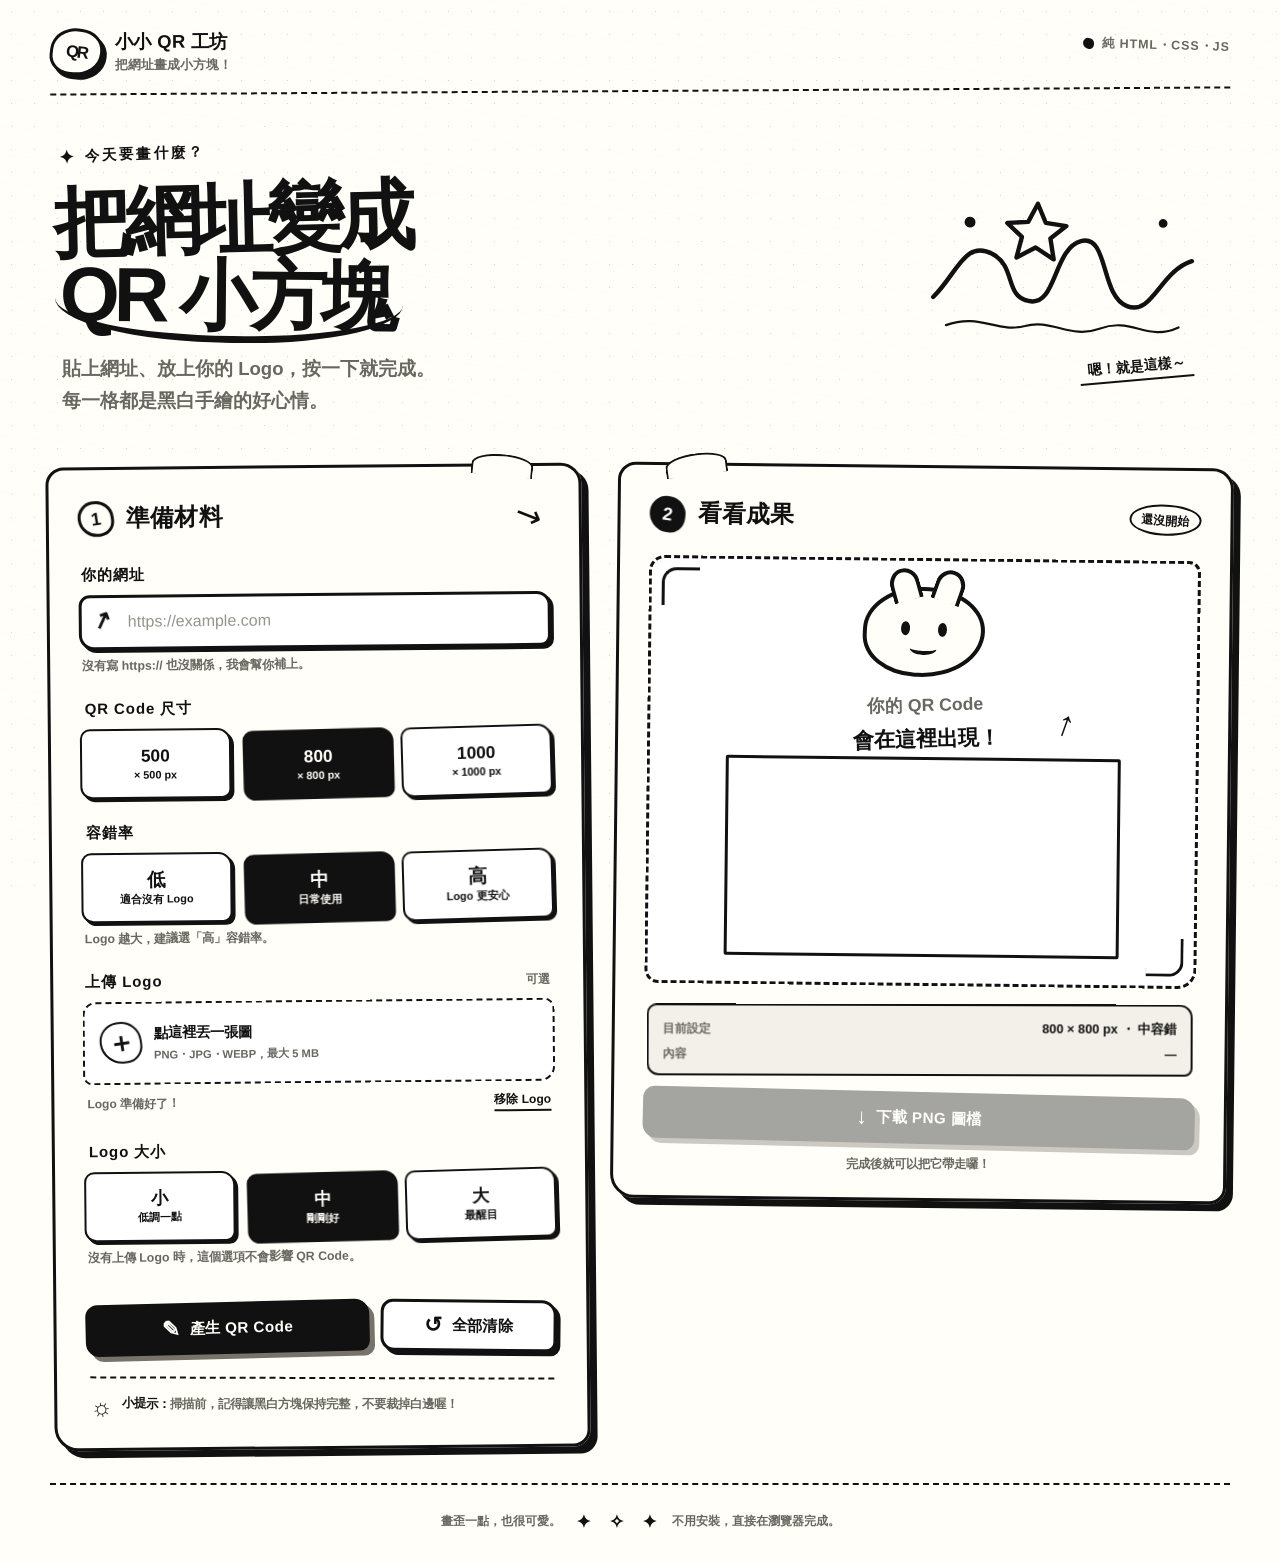
<file: QRCode程式碼/index.html>
<!DOCTYPE html>
<html lang="zh-Hant">
<head>
  <meta charset="UTF-8" />
  <meta name="viewport" content="width=device-width, initial-scale=1.0" />
  <meta name="description" content="一個純前端、黑白手繪風格的 QR Code 產生器。" />
  <title>QR 小工坊｜手繪 QR Code 產生器</title>
  <link rel="stylesheet" href="styles.css" />
</head>
<body>
  <div class="paper-noise" aria-hidden="true"></div>

  <div class="site-shell">
    <header class="topbar">
      <a class="brand" href="#top" aria-label="QR 小工坊首頁">
        <span class="brand-mark" aria-hidden="true">QR</span>
        <span class="brand-copy">
          <strong>小小 QR 工坊</strong>
          <span>把網址畫成小方塊！</span>
        </span>
      </a>
      <div class="top-note">
        <span class="top-note-dot" aria-hidden="true"></span>
        純 HTML・CSS・JS
      </div>
    </header>

    <main id="top">
      <section class="hero" aria-labelledby="page-title">
        <div class="hero-copy">
          <p class="eyebrow"><span aria-hidden="true">✦</span> 今天要畫什麼？</p>
          <h1 id="page-title">把網址變成<br /><span class="wobbly-word">QR 小方塊</span></h1>
          <p class="hero-lede">貼上網址、放上你的 Logo，按一下就完成。<br />每一格都是黑白手繪的好心情。</p>
        </div>
        <div class="hero-doodle" aria-hidden="true">
          <svg viewBox="0 0 260 180" role="presentation">
            <path class="doodle-stroke" d="M13 112 C34 89 39 58 65 70 C87 80 78 108 100 111 C126 116 120 62 145 54 C170 46 165 103 190 111 C214 119 218 78 247 67" />
            <path class="doodle-stroke doodle-stroke-thin" d="M26 137 C57 124 72 142 98 134 C122 126 140 144 166 133 C195 120 210 143 238 128" />
            <path class="doodle-stroke" d="M104 22 L112 39 L131 41 L117 53 L121 72 L104 62 L87 72 L91 53 L77 41 L96 39 Z" />
            <circle class="doodle-dot" cx="43" cy="42" r="5" />
            <circle class="doodle-dot" cx="219" cy="34" r="4" />
          </svg>
          <span class="hero-caption">嗯！就是這樣～</span>
        </div>
      </section>

      <section class="workspace" aria-label="QR Code 製作區">
        <div class="panel controls-panel">
          <div class="panel-heading">
            <div>
              <span class="step-badge">1</span>
              <h2>準備材料</h2>
            </div>
            <span class="heading-scribble" aria-hidden="true">↘</span>
          </div>

          <form id="qrForm" novalidate>
            <div class="field-group url-group">
              <label class="field-label" for="urlInput">你的網址</label>
              <div class="input-wrap">
                <span class="input-prefix" aria-hidden="true">↗</span>
                <input
                  id="urlInput"
                  name="url"
                  type="text"
                  inputmode="url"
                  autocomplete="url"
                  placeholder="https://example.com"
                  spellcheck="false"
                  aria-describedby="urlHint formMessage"
                />
              </div>
              <p id="urlHint" class="field-hint">沒有寫 https:// 也沒關係，我會幫你補上。</p>
            </div>

            <fieldset class="field-group option-fieldset">
              <legend class="field-label">QR Code 尺寸</legend>
              <div class="choice-grid choice-grid-three">
                <label class="choice-card">
                  <input type="radio" name="outputSize" value="500" />
                  <span class="choice-card-inner">
                    <strong>500</strong>
                    <small>× 500 px</small>
                  </span>
                </label>
                <label class="choice-card selected">
                  <input type="radio" name="outputSize" value="800" checked />
                  <span class="choice-card-inner">
                    <strong>800</strong>
                    <small>× 800 px</small>
                  </span>
                </label>
                <label class="choice-card">
                  <input type="radio" name="outputSize" value="1000" />
                  <span class="choice-card-inner">
                    <strong>1000</strong>
                    <small>× 1000 px</small>
                  </span>
                </label>
              </div>
            </fieldset>

            <fieldset class="field-group option-fieldset">
              <legend class="field-label">容錯率</legend>
              <div class="choice-grid choice-grid-three">
                <label class="choice-card tolerance-card">
                  <input type="radio" name="errorLevel" value="L" />
                  <span class="choice-card-inner">
                    <strong>低</strong>
                    <small>適合沒有 Logo</small>
                  </span>
                </label>
                <label class="choice-card tolerance-card selected">
                  <input type="radio" name="errorLevel" value="M" checked />
                  <span class="choice-card-inner">
                    <strong>中</strong>
                    <small>日常使用</small>
                  </span>
                </label>
                <label class="choice-card tolerance-card">
                  <input type="radio" name="errorLevel" value="H" />
                  <span class="choice-card-inner">
                    <strong>高</strong>
                    <small>Logo 更安心</small>
                  </span>
                </label>
              </div>
              <p class="field-hint">Logo 越大，建議選「高」容錯率。</p>
            </fieldset>

            <div class="field-group logo-group">
              <div class="label-line">
                <label class="field-label" for="logoInput">上傳 Logo</label>
                <span class="optional-label">可選</span>
              </div>
              <label class="upload-box" for="logoInput">
                <input id="logoInput" type="file" accept="image/png,image/jpeg,image/webp,image/gif,image/svg+xml" />
                <span class="upload-icon" aria-hidden="true">＋</span>
                <span class="upload-copy">
                  <strong>點這裡丟一張圖</strong>
                  <small>PNG・JPG・WEBP，最大 5 MB</small>
                </span>
                <img id="logoThumb" class="logo-thumb" alt="目前上傳的 Logo 預覽" hidden />
                <span id="logoFileName" class="logo-file-name" hidden></span>
              </label>
              <div class="logo-controls" id="logoControls" hidden>
                <span id="logoReadyText" class="logo-ready">Logo 準備好了！</span>
                <button id="removeLogoButton" class="text-button" type="button">移除 Logo</button>
              </div>
            </div>

            <fieldset class="field-group option-fieldset">
              <legend class="field-label">Logo 大小</legend>
              <div class="choice-grid choice-grid-three">
                <label class="choice-card logo-size-card">
                  <input type="radio" name="logoSize" value="S" />
                  <span class="choice-card-inner">
                    <strong>小</strong>
                    <small>低調一點</small>
                  </span>
                </label>
                <label class="choice-card logo-size-card selected">
                  <input type="radio" name="logoSize" value="M" checked />
                  <span class="choice-card-inner">
                    <strong>中</strong>
                    <small>剛剛好</small>
                  </span>
                </label>
                <label class="choice-card logo-size-card">
                  <input type="radio" name="logoSize" value="L" />
                  <span class="choice-card-inner">
                    <strong>大</strong>
                    <small>最醒目</small>
                  </span>
                </label>
              </div>
              <p class="field-hint">沒有上傳 Logo 時，這個選項不會影響 QR Code。</p>
            </fieldset>

            <div id="formMessage" class="form-message" role="status" aria-live="polite"></div>

            <div class="action-row">
              <button id="generateButton" class="button button-primary" type="submit">
                <span aria-hidden="true">✎</span>
                產生 QR Code
              </button>
              <button id="clearButton" class="button button-ghost" type="button">
                <span aria-hidden="true">↺</span>
                全部清除
              </button>
            </div>
          </form>

          <div class="tiny-tip" aria-label="小提示">
            <span class="tip-bulb" aria-hidden="true">☼</span>
            <p><strong>小提示：</strong>掃描前，記得讓黑白方塊保持完整，不要裁掉白邊喔！</p>
          </div>
        </div>

        <div class="panel preview-panel">
          <div class="panel-heading preview-heading">
            <div>
              <span class="step-badge step-badge-dark">2</span>
              <h2>看看成果</h2>
            </div>
            <span id="previewStatus" class="preview-status">還沒開始</span>
          </div>

          <div class="preview-stage" id="previewStage">
            <div id="emptyState" class="empty-state">
              <div class="empty-doodle" aria-hidden="true">
                <span class="empty-eye eye-left"></span>
                <span class="empty-eye eye-right"></span>
                <span class="empty-mouth"></span>
              </div>
              <p>你的 QR Code<br /><strong>會在這裡出現！</strong></p>
              <span class="empty-arrow" aria-hidden="true">↑</span>
            </div>
            <canvas id="qrCanvas" aria-label="產生的 QR Code" hidden></canvas>
            <div id="previewLogoBadge" class="preview-logo-badge" hidden>LOGO</div>
          </div>

          <div class="result-info" id="resultInfo" hidden>
            <div class="result-info-row">
              <span>目前設定</span>
              <strong id="resultSettings">800 × 800 px ・ 中容錯</strong>
            </div>
            <div class="result-info-row result-url-row">
              <span>內容</span>
              <strong id="resultUrl">—</strong>
            </div>
          </div>

          <button id="downloadButton" class="button button-download" type="button" disabled>
            <span aria-hidden="true">↓</span>
            下載 PNG 圖檔
          </button>
          <p id="downloadHint" class="download-hint">完成後就可以把它帶走囉！</p>
        </div>
      </section>
    </main>

    <footer class="footer">
      <span>畫歪一點，也很可愛。</span>
      <span class="footer-stars" aria-hidden="true">✦　✧　✦</span>
      <span>不用安裝，直接在瀏覽器完成。</span>
    </footer>
  </div>

  <script src="script.js"></script>
</body>
</html>
</file>
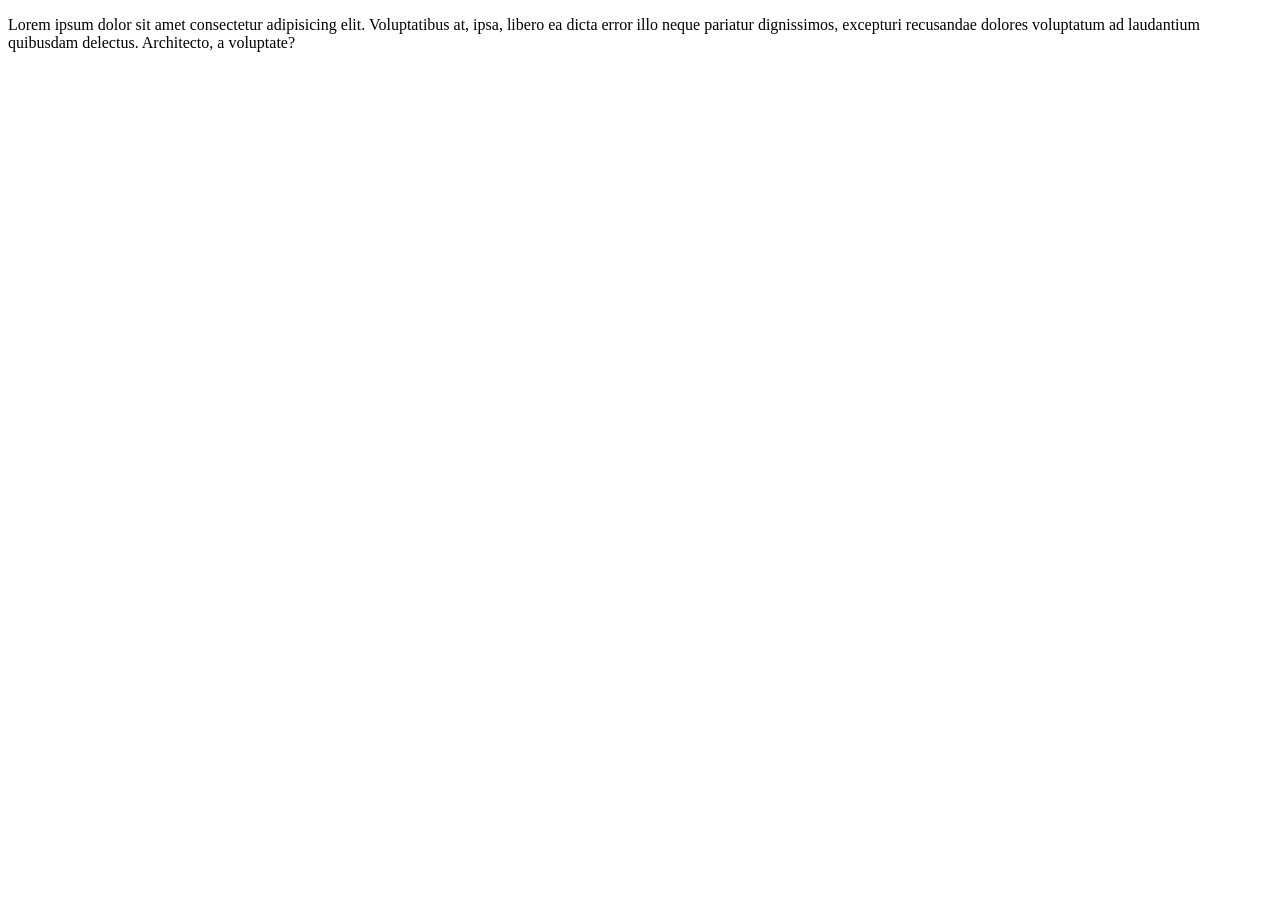
<file: 雜亂無章/lorem.html>
<!DOCTYPE html>
<html lang="en">

<head>
    <meta charset="UTF-8">
    <meta name="viewport"
        content="width=device-width, initial-scale=1.0">
    <title>Document</title>
</head>

<body>
    <p>
        Lorem ipsum dolor sit amet consectetur adipisicing elit. Voluptatibus at, ipsa, libero ea dicta error illo neque
        pariatur dignissimos, excepturi recusandae dolores voluptatum ad laudantium quibusdam delectus. Architecto, a
        voluptate?
    </p>
</body>

</html>
</file>
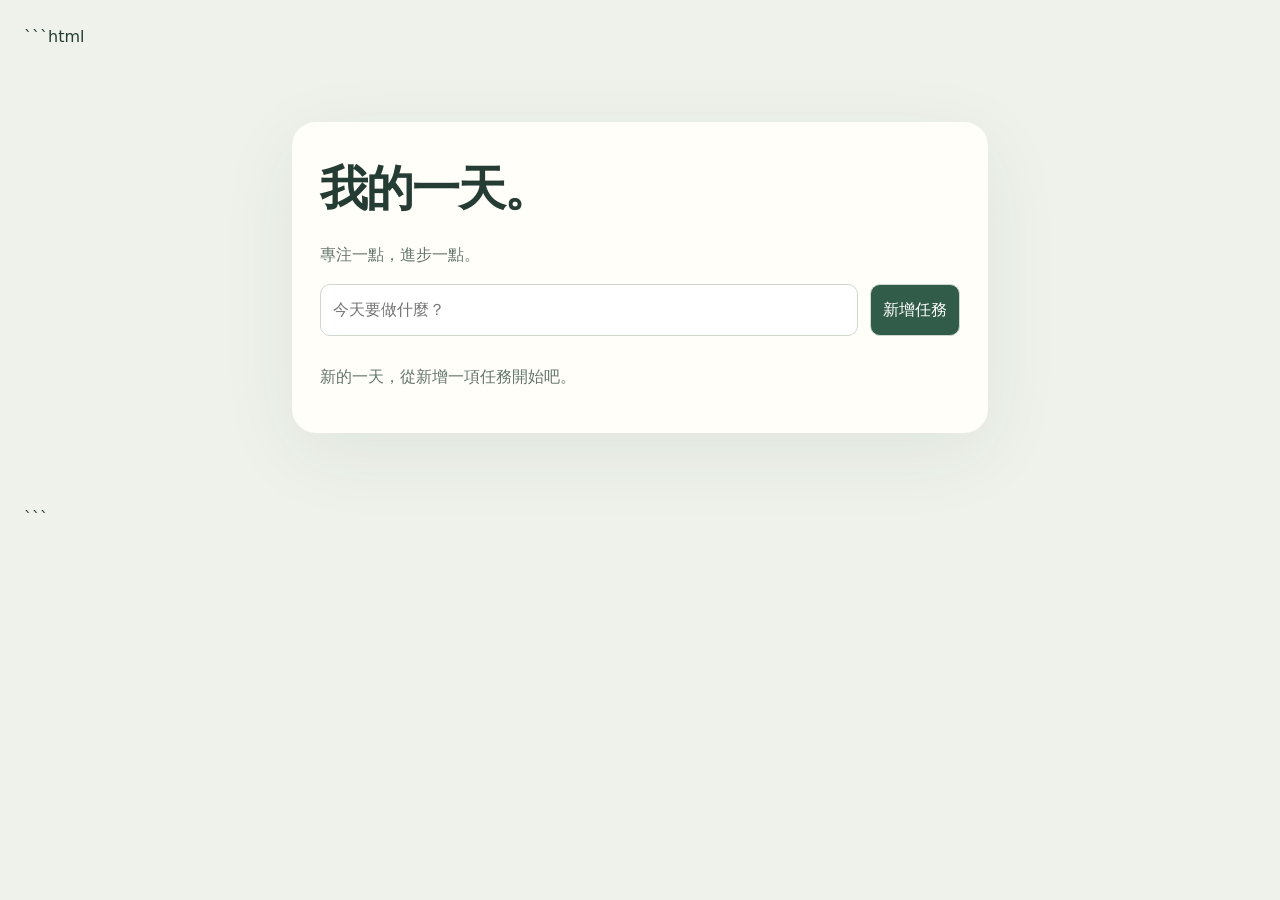
<file: todo/frontend/todo.html>
```html
<!DOCTYPE html>
<html lang="zh-TW">

<head>
    <meta charset="UTF-8">
    <meta name="viewport"
        content="width=device-width, initial-scale=1.0">
    <title>我的一天 | 待辦事項</title>
    <style>
        body {
            margin: 0;
            padding: 24px;
            background: #eef2eb;
            color: #253c35;
            font: 16px/1.6 system-ui;
        }

        main {
            max-width: 640px;
            margin: 8vh auto;
            padding: 28px;
            background: #fffef9;
            border-radius: 24px;
            box-shadow: 0 20px 80px #253c3512;
        }

        h1 {
            font-size: 48px;
            letter-spacing: -2px;
            margin: 0;
        }

        p {
            color: #65766c;
        }

        form,
        li {
            display: flex;
            gap: 12px;
            align-items: center;
        }

        input,
        button {
            font: inherit;
            padding: 12px;
            border: 1px solid #ced8cf;
            border-radius: 10px;
        }

        #task {
            flex: 1;
            min-width: 0;
        }

        button {
            background: #315c49;
            color: white;
            cursor: pointer;
        }

        button:hover {
            background: #203f32;
        }

        ul {
            padding: 0;
            margin: 28px 0;
        }

        li {
            padding: 16px 0;
            border-bottom: 1px solid #e3e8df;
        }

        label {
            flex: 1;
            overflow-wrap: anywhere;
        }

        :checked+span {
            text-decoration: line-through;
            opacity: .5;
        }
    </style>
</head>

<body>
    <main>
        <h1>我的一天。</h1>
        <p>專注一點，進步一點。</p>

        <form action=""
            id="add">
            <input type="text"
                id="task"
                placeholder="今天要做什麼？"
                aria-label="新增待辦事項"
                maxlength="200"
                required="required">

            <button>新增任務</button>
        </form>

        <ul id="list"></ul>

        <p id="status"
            role="status">新的一天，從新增一項任務開始吧。</p>
    </main>

    <script>
        const el = id => document.getElementById(id);
        let tasks = [];

        try {
            tasks = JSON.parse(localStorage.getItem('my-day-tasks')) || [];
        } catch { }

        if (!Array.isArray(tasks)) tasks = [];

        tasks = tasks.filter(
            t => t && typeof t.text === 'string'
        );

        function save() {
            render();

            try {
                localStorage.setItem(
                    'my-day-tasks',
                    JSON.stringify(tasks)
                );
            } catch {
                el('status').textContent =
                    '無法儲存資料，請保持此分頁開啟。';
            }
        }

        function render() {
            el('list').replaceChildren();

            el('status').textContent = tasks.length
                ? `還有 ${tasks.filter(t => !t.done).length} 項任務未完成`
                : '新的一天，從新增一項任務開始吧。';

            tasks.forEach((t, i) => {
                const make = tag => document.createElement(tag);

                const row = make('li');
                const label = make('label');
                const check = make('input');
                const text = make('span');
                const del = make('button');

                check.type = 'checkbox';
                check.checked = !!t.done;

                text.textContent = t.text;

                del.textContent = '刪除';

                check.onchange = () => {
                    t.done = check.checked;
                    save();

                    el('list')
                        .children[i]
                        .querySelector('input')
                        .focus();
                };

                del.onclick = () => {
                    tasks.splice(i, 1);
                    save();
                    el('task').focus();
                };

                del.setAttribute(
                    'aria-label',
                    '刪除任務：' + t.text
                );

                label.append(check, text);
                row.append(label, del);
                el('list').append(row);
            });
        }

        el('add').onsubmit = e => {
            e.preventDefault();

            const text = el('task').value.trim();

            if (!text) return;

            tasks.push({
                text,
                done: false
            });

            el('add').reset();
            save();
            el('task').focus();
        };

        render();
    </script>
</body>

</html>
```
</file>
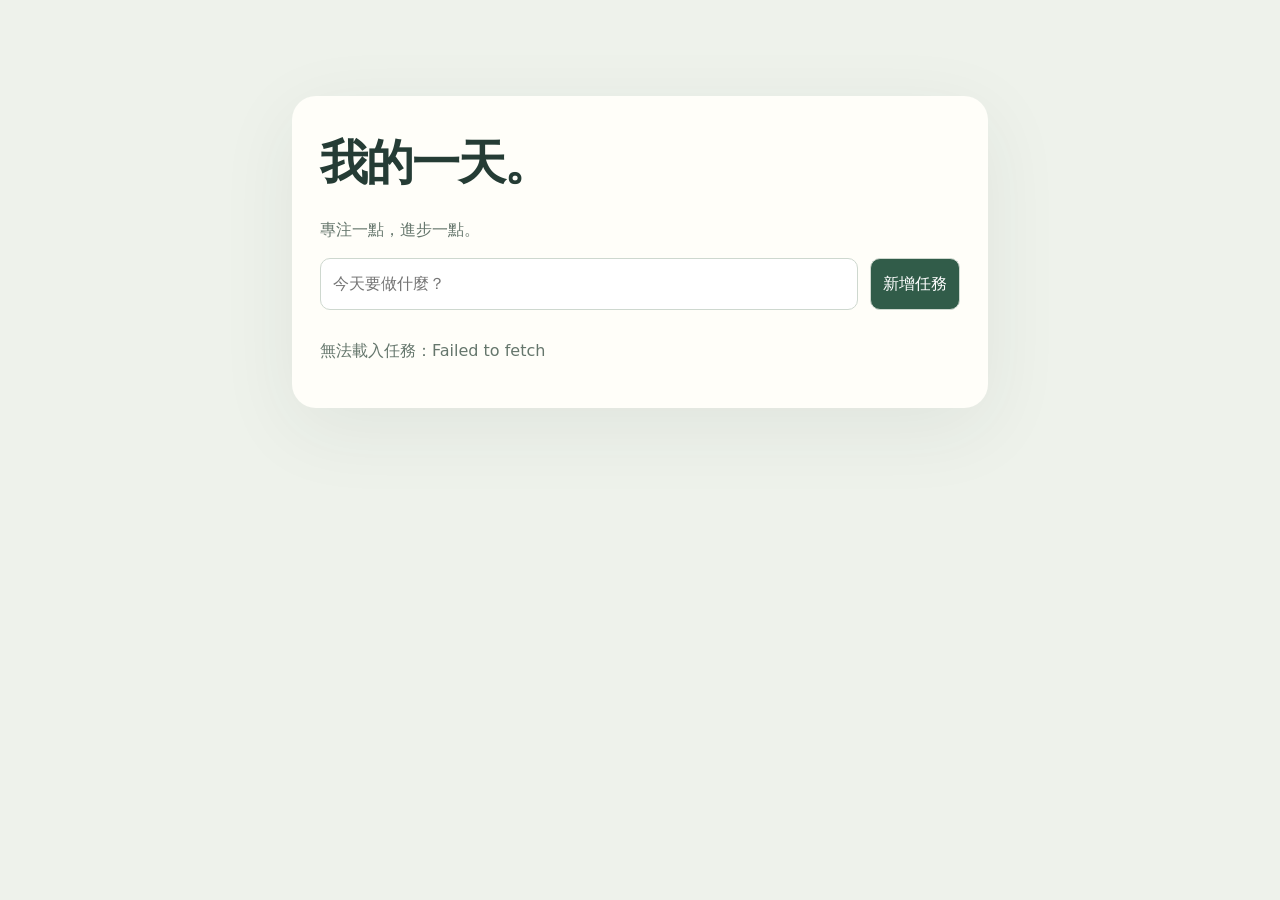
<file: todo/frontend_with_api/todo.html>
<!DOCTYPE html>
<html lang="zh-TW">

<head>
    <meta charset="UTF-8">
    <meta name="viewport"
        content="width=device-width, initial-scale=1.0">
    <title>我的一天 | 待辦事項</title>
    <style>
        body {
            margin: 0;
            padding: 24px;
            background: #eef2eb;
            color: #253c35;
            font: 16px/1.6 system-ui;
        }

        main {
            max-width: 640px;
            margin: 8vh auto;
            padding: 28px;
            background: #fffef9;
            border-radius: 24px;
            box-shadow: 0 20px 80px #253c3512;
        }

        h1 {
            font-size: 48px;
            letter-spacing: -2px;
            margin: 0;
        }

        p {
            color: #65766c;
        }

        form,
        li {
            display: flex;
            gap: 12px;
            align-items: center;
        }

        input,
        button {
            font: inherit;
            padding: 12px;
            border: 1px solid #ced8cf;
            border-radius: 10px;
        }

        #task {
            flex: 1;
            min-width: 0;
        }

        button {
            background: #315c49;
            color: white;
            cursor: pointer;
        }

        button:hover {
            background: #203f32;
        }

        button:disabled,
        input:disabled {
            cursor: wait;
            opacity: .6;
        }

        ul {
            padding: 0;
            margin: 28px 0;
        }

        li {
            padding: 16px 0;
            border-bottom: 1px solid #e3e8df;
        }

        li label {
            display: flex;
            align-items: center;
            gap: 12px;
            flex: 1;
            min-width: 0;
        }

        li label span {
            overflow-wrap: anywhere;
        }

        .actions {
            display: flex;
            gap: 8px;
        }

        .edit {
            background: #65766c;
        }

        .delete {
            background: #98504d;
        }

        :checked+span {
            text-decoration: line-through;
            opacity: .5;
        }

        @media (max-width: 520px) {
            form {
                align-items: stretch;
                flex-direction: column;
            }

            li {
                align-items: flex-start;
                flex-wrap: wrap;
            }

            .actions {
                width: 100%;
                padding-left: 36px;
            }
        }
    </style>
</head>

<body>
    <main>
        <h1>我的一天。</h1>
        <p>專注一點，進步一點。</p>

        <form id="add">
            <input type="text"
                id="task"
                placeholder="今天要做什麼？"
                aria-label="新增待辦事項"
                maxlength="200"
                required>

            <button type="submit">新增任務</button>
        </form>

        <ul id="list"></ul>

        <p id="status"
            role="status">載入任務中…</p>
    </main>

    <script>
        const API_BASE_URL = 'http://127.0.0.1:8000/api';
        const el = id => document.getElementById(id);
        const addForm = el('add');
        const taskInput = el('task');
        const submitButton = addForm.querySelector('button');
        const list = el('list');
        const status = el('status');

        let tasks = [];
        let statusMessage = '';

        function defaultStatus() {
            if (!tasks.length) return '新的一天，從新增一項任務開始吧。';

            return `還有 ${tasks.filter(task => !task.done).length} 項任務未完成`;
        }

        function render() {
            list.replaceChildren();
            status.textContent = statusMessage || defaultStatus();

            tasks.forEach(task => {
                const row = document.createElement('li');
                const label = document.createElement('label');
                const check = document.createElement('input');
                const text = document.createElement('span');
                const actions = document.createElement('div');
                const edit = document.createElement('button');
                const del = document.createElement('button');

                check.type = 'checkbox';
                check.checked = task.done;
                check.setAttribute('aria-label', `標記完成：${task.text}`);
                check.addEventListener('change', () => updateDone(task, check));

                text.textContent = task.text;

                actions.className = 'actions';

                edit.type = 'button';
                edit.className = 'edit';
                edit.textContent = '編輯';
                edit.setAttribute('aria-label', `編輯任務：${task.text}`);
                edit.addEventListener('click', () => editTask(task));

                del.type = 'button';
                del.className = 'delete';
                del.textContent = '刪除';
                del.setAttribute('aria-label', `刪除任務：${task.text}`);
                del.addEventListener('click', () => deleteTask(task, del));

                label.append(check, text);
                actions.append(edit, del);
                row.append(label, actions);
                list.append(row);
            });
        }

        function showError(message) {
            statusMessage = message;
            status.textContent = message;
        }

        function clearMessage() {
            statusMessage = '';
        }

        function setFormBusy(isBusy) {
            taskInput.disabled = isBusy;
            submitButton.disabled = isBusy;
        }

        async function getErrorMessage(response) {
            const data = await response.json().catch(() => null);

            if (Array.isArray(data?.detail)) {
                return data.detail
                    .map(error => error.msg)
                    .filter(Boolean)
                    .join('；');
            }

            return data?.detail || `伺服器錯誤（${response.status}）`;
        }

        async function request(path, options = {}) {
            const response = await fetch(`${API_BASE_URL}${path}`, {
                ...options,
                headers: {
                    'Content-Type': 'application/json',
                    ...(options.headers || {})
                }
            });

            if (!response.ok) {
                throw new Error(await getErrorMessage(response));
            }

            if (response.status === 204) return null;
            return response.json();
        }

        function replaceTask(updatedTask) {
            tasks = tasks.map(task =>
                task.id === updatedTask.id ? updatedTask : task
            );
        }

        async function loadTasks() {
            statusMessage = '載入任務中…';
            render();

            try {
                tasks = await request('/tasks');
                clearMessage();
                render();
            } catch (error) {
                tasks = [];
                render();
                showError(`無法載入任務：${error.message}`);
            }
        }

        async function addTask(event) {
            event.preventDefault();

            const text = taskInput.value.trim();
            if (!text) return;

            setFormBusy(true);
            statusMessage = '新增任務中…';
            render();

            try {
                const task = await request('/tasks', {
                    method: 'POST',
                    body: JSON.stringify({ text })
                });
                tasks.push(task);
                addForm.reset();
                clearMessage();
                render();
                taskInput.focus();
            } catch (error) {
                showError(`無法新增任務：${error.message}`);
            } finally {
                setFormBusy(false);
            }
        }

        async function updateDone(task, check) {
            const done = check.checked;
            check.disabled = true;

            try {
                const updatedTask = await request(`/tasks/${task.id}`, {
                    method: 'PUT',
                    body: JSON.stringify({
                        text: task.text,
                        done
                    })
                });
                replaceTask(updatedTask);
                clearMessage();
                render();
            } catch (error) {
                check.checked = task.done;
                showError(`無法更新任務：${error.message}`);
            } finally {
                check.disabled = false;
            }
        }

        async function editTask(task) {
            const nextText = window.prompt('修改任務內容', task.text);
            if (nextText === null) return;

            const text = nextText.trim();
            if (!text) {
                showError('任務內容不能是空白。');
                return;
            }

            if (text.length > 200) {
                showError('任務內容最多 200 個字。');
                return;
            }

            try {
                const updatedTask = await request(`/tasks/${task.id}`, {
                    method: 'PUT',
                    body: JSON.stringify({
                        text,
                        done: task.done
                    })
                });
                replaceTask(updatedTask);
                clearMessage();
                render();
            } catch (error) {
                showError(`無法編輯任務：${error.message}`);
            }
        }

        async function deleteTask(task, deleteButton) {
            deleteButton.disabled = true;

            try {
                await request(`/tasks/${task.id}`, { method: 'DELETE' });
                tasks = tasks.filter(item => item.id !== task.id);
                clearMessage();
                render();
                taskInput.focus();
            } catch (error) {
                deleteButton.disabled = false;
                showError(`無法刪除任務：${error.message}`);
            }
        }

        addForm.addEventListener('submit', addTask);
        loadTasks();
    </script>
</body>

</html>
</file>
<file: QRCode程式碼/styles.css>
:root {
  --ink: #111111;
  --paper: #fffef8;
  --muted: #696760;
  --soft: #f2f0e8;
  --line: 3px;
  --shadow: 7px 7px 0 var(--ink);
  --small-shadow: 4px 4px 0 var(--ink);
  --round: 18px;
}

* {
  box-sizing: border-box;
}

html {
  min-width: 320px;
  scroll-behavior: smooth;
}

body {
  position: relative;
  min-height: 100vh;
  margin: 0;
  overflow-x: hidden;
  color: var(--ink);
  background: var(--paper);
  font-family: "Comic Sans MS", "Chalkboard SE", "DFKai-SB", "Microsoft JhengHei", sans-serif;
  line-height: 1.5;
}

button,
input {
  font: inherit;
}

button,
label {
  -webkit-tap-highlight-color: transparent;
}

button {
  cursor: pointer;
}

button:focus-visible,
input:focus-visible,
label:has(input:focus-visible) {
  outline: 4px dashed var(--ink);
  outline-offset: 4px;
}

.paper-noise {
  position: fixed;
  inset: 0;
  z-index: -2;
  pointer-events: none;
  opacity: 0.18;
  background-image: radial-gradient(var(--ink) 0.8px, transparent 0.8px);
  background-size: 23px 23px;
}

.paper-noise::after {
  position: absolute;
  inset: 0;
  content: "";
  opacity: 0.22;
  background: repeating-linear-gradient(5deg, transparent 0 13px, rgba(17, 17, 17, 0.12) 14px 15px, transparent 16px 28px);
  mix-blend-mode: multiply;
}

.site-shell {
  width: min(1180px, calc(100% - 44px));
  margin: 0 auto;
}

.topbar {
  display: flex;
  align-items: center;
  justify-content: space-between;
  min-height: 92px;
  padding: 22px 0 16px;
  border-bottom: 2px dashed var(--ink);
  transform: rotate(-0.35deg);
}

.brand {
  display: inline-flex;
  gap: 12px;
  align-items: center;
  color: inherit;
  text-decoration: none;
}

.brand-mark {
  display: grid;
  width: 53px;
  height: 47px;
  place-items: center;
  border: var(--line) solid var(--ink);
  border-radius: 49% 44% 52% 39%;
  background: var(--paper);
  box-shadow: var(--small-shadow);
  font-family: "Comic Sans MS", "Chalkboard SE", sans-serif;
  font-size: 1.05rem;
  font-weight: 900;
  letter-spacing: -0.12em;
  transform: rotate(7deg);
}

.brand-copy {
  display: grid;
  gap: 0;
}

.brand-copy strong {
  font-size: 1.15rem;
  letter-spacing: 0.02em;
}

.brand-copy span {
  color: var(--muted);
  font-family: "DFKai-SB", "Microsoft JhengHei", sans-serif;
  font-size: 0.8rem;
  font-weight: 700;
}

.top-note {
  display: inline-flex;
  gap: 8px;
  align-items: center;
  color: var(--muted);
  font-size: 0.78rem;
  font-weight: 700;
  letter-spacing: 0.08em;
  transform: rotate(2deg);
}

.top-note-dot {
  width: 11px;
  height: 11px;
  border: 2px solid var(--ink);
  border-radius: 48% 52% 43% 57%;
  background: var(--ink);
}

.hero {
  position: relative;
  display: grid;
  grid-template-columns: minmax(0, 1fr) 300px;
  gap: 32px;
  align-items: center;
  min-height: 272px;
  padding: 49px 25px 40px 4px;
}

.hero-copy {
  position: relative;
  z-index: 1;
}

.eyebrow {
  display: inline-flex;
  gap: 8px;
  align-items: center;
  margin: 0 0 8px 5px;
  font-size: 0.91rem;
  font-weight: 900;
  letter-spacing: 0.16em;
  transform: rotate(-2deg);
}

.eyebrow span {
  font-size: 1.15rem;
}

h1,
h2,
p {
  margin-top: 0;
}

h1 {
  max-width: 700px;
  margin-bottom: 14px;
  font-family: "Comic Sans MS", "Chalkboard SE", "DFKai-SB", sans-serif;
  font-size: clamp(2.55rem, 6vw, 5.2rem);
  font-weight: 900;
  line-height: 0.99;
  letter-spacing: -0.075em;
  transform: rotate(-1.3deg);
}

.wobbly-word {
  display: inline-block;
  padding: 0 10px 3px 5px;
  border-bottom: 7px solid var(--ink);
  border-radius: 43% 58% 48% 54%;
  transform: rotate(1.8deg);
}

.hero-lede {
  margin-bottom: 0;
  padding-left: 8px;
  color: var(--muted);
  font-family: "DFKai-SB", "Microsoft JhengHei", sans-serif;
  font-size: clamp(0.98rem, 1.8vw, 1.16rem);
  font-weight: 700;
  line-height: 1.75;
}

.hero-doodle {
  position: relative;
  justify-self: end;
  width: min(100%, 285px);
  transform: rotate(3deg);
}

.hero-doodle svg {
  display: block;
  width: 100%;
  overflow: visible;
}

.doodle-stroke {
  fill: none;
  stroke: var(--ink);
  stroke-linecap: round;
  stroke-linejoin: round;
  stroke-width: 4;
}

.doodle-stroke-thin {
  stroke-width: 2;
}

.doodle-dot {
  fill: var(--ink);
}

.hero-caption {
  position: absolute;
  right: 7px;
  bottom: 1px;
  padding: 2px 8px;
  border-bottom: 2px solid var(--ink);
  font-family: "DFKai-SB", "Microsoft JhengHei", sans-serif;
  font-size: 0.88rem;
  font-weight: 700;
  transform: rotate(-8deg);
}

.workspace {
  display: grid;
  grid-template-columns: minmax(0, 0.93fr) minmax(0, 1.07fr);
  gap: 28px;
  align-items: start;
  padding: 7px 0 35px;
}

.panel {
  position: relative;
  border: var(--line) solid var(--ink);
  border-radius: var(--round) 21px 17px 24px;
  background: rgba(255, 254, 248, 0.95);
  box-shadow: var(--shadow);
}

.controls-panel {
  padding: 28px 29px 24px;
  transform: rotate(-0.55deg);
}

.preview-panel {
  min-width: 0;
  padding: 28px 29px 24px;
  transform: rotate(0.65deg);
}

.controls-panel::before,
.preview-panel::before {
  position: absolute;
  top: -12px;
  width: 58px;
  height: 20px;
  content: "";
  border: 2px solid var(--ink);
  border-bottom: 0;
  border-radius: 52% 48% 0 0;
  background: var(--paper);
}

.controls-panel::before {
  right: 45px;
  transform: rotate(6deg);
}

.preview-panel::before {
  left: 44px;
  transform: rotate(-8deg);
}

.panel-heading {
  display: flex;
  align-items: center;
  justify-content: space-between;
  min-height: 42px;
  margin-bottom: 24px;
}

.panel-heading > div {
  display: flex;
  gap: 12px;
  align-items: center;
}

.step-badge {
  display: grid;
  flex: 0 0 auto;
  width: 36px;
  height: 36px;
  place-items: center;
  border: 3px solid var(--ink);
  border-radius: 48% 52% 43% 56%;
  background: var(--paper);
  font-size: 1.12rem;
  font-weight: 900;
  transform: rotate(-8deg);
}

.step-badge-dark {
  color: var(--paper);
  background: var(--ink);
  transform: rotate(8deg);
}

h2 {
  margin-bottom: 0;
  font-size: 1.48rem;
  font-weight: 900;
  letter-spacing: 0.01em;
}

.heading-scribble {
  display: block;
  margin-right: 8px;
  font-size: 2rem;
  line-height: 1;
  transform: rotate(-23deg);
}

.preview-status {
  max-width: 120px;
  padding: 5px 10px 4px;
  border: 2px solid var(--ink);
  border-radius: 50% 45% 53% 46%;
  font-size: 0.75rem;
  font-weight: 900;
  text-align: center;
  transform: rotate(3deg);
}

.preview-status.is-ready {
  color: var(--paper);
  background: var(--ink);
}

.field-group {
  margin: 0 0 23px;
  padding: 0;
  border: 0;
}

.field-label,
.option-fieldset legend {
  display: block;
  margin: 0 0 8px 3px;
  font-size: 0.94rem;
  font-weight: 900;
  letter-spacing: 0.06em;
}

.input-wrap {
  position: relative;
}

.input-prefix {
  position: absolute;
  top: 50%;
  left: 14px;
  z-index: 1;
  font-size: 1.45rem;
  font-weight: 900;
  line-height: 1;
  pointer-events: none;
  transform: translateY(-55%) rotate(-20deg);
}

#urlInput {
  width: 100%;
  min-height: 55px;
  padding: 11px 15px 11px 46px;
  border: 3px solid var(--ink);
  border-radius: 11px 14px 10px 15px;
  outline: none;
  color: var(--ink);
  background: #fff;
  box-shadow: 3px 3px 0 var(--ink);
  font-family: "Comic Sans MS", "DFKai-SB", "Microsoft JhengHei", sans-serif;
  font-size: 1rem;
  font-weight: 700;
  transition: box-shadow 0.16s ease, transform 0.16s ease;
}

#urlInput::placeholder {
  color: #96938b;
  font-weight: 400;
}

#urlInput:focus {
  box-shadow: 6px 6px 0 var(--ink);
  transform: translate(-1px, -1px) rotate(-0.3deg);
}

#urlInput.is-invalid {
  border-color: var(--ink);
  background: repeating-linear-gradient(-4deg, #fff 0 9px, #f0eee6 10px 11px);
}

.field-hint,
.download-hint {
  margin: 8px 3px 0;
  color: var(--muted);
  font-family: "DFKai-SB", "Microsoft JhengHei", sans-serif;
  font-size: 0.77rem;
  font-weight: 700;
  line-height: 1.45;
}

.choice-grid {
  display: grid;
  gap: 10px;
}

.choice-grid-three {
  grid-template-columns: repeat(3, minmax(0, 1fr));
}

.choice-card {
  position: relative;
  display: block;
  min-width: 0;
  cursor: pointer;
}

.choice-card input {
  position: absolute;
  width: 1px;
  height: 1px;
  opacity: 0;
  pointer-events: none;
}

.choice-card-inner {
  display: grid;
  min-height: 70px;
  place-items: center;
  align-content: center;
  gap: 1px;
  padding: 7px 5px;
  border: 2.5px solid var(--ink);
  border-radius: 10px 14px 9px 12px;
  background: #fff;
  box-shadow: 3px 3px 0 var(--ink);
  text-align: center;
  transition: background 0.15s ease, color 0.15s ease, transform 0.15s ease, box-shadow 0.15s ease;
}

.choice-card:nth-child(2) .choice-card-inner {
  transform: rotate(1.1deg);
}

.choice-card:nth-child(3) .choice-card-inner {
  transform: rotate(-1.1deg);
}

.choice-card:hover .choice-card-inner,
.choice-card input:focus-visible + .choice-card-inner {
  transform: translate(-1px, -1px) rotate(-1deg);
  box-shadow: 5px 5px 0 var(--ink);
}

.choice-card input:checked + .choice-card-inner {
  color: var(--paper);
  background: var(--ink);
  transform: translate(2px, 2px) rotate(-1deg);
  box-shadow: 0 0 0 var(--ink);
}

.choice-card-inner strong {
  font-size: 1.08rem;
  font-weight: 900;
  line-height: 1.2;
}

.choice-card-inner small {
  font-size: 0.68rem;
  font-weight: 700;
  line-height: 1.35;
}

.tolerance-card .choice-card-inner strong {
  font-size: 1.16rem;
}

.label-line {
  display: flex;
  align-items: baseline;
  justify-content: space-between;
}

.optional-label {
  margin-right: 4px;
  color: var(--muted);
  font-size: 0.75rem;
  font-weight: 700;
}

.upload-box {
  position: relative;
  display: flex;
  align-items: center;
  min-height: 83px;
  padding: 13px 15px;
  border: 2.5px dashed var(--ink);
  border-radius: 13px 10px 15px 9px;
  background: #fff;
  cursor: pointer;
  transition: background 0.15s ease, transform 0.15s ease;
}

.upload-box:hover {
  background: var(--soft);
  transform: rotate(-0.7deg);
}

.upload-box.has-logo {
  border-style: solid;
  background: var(--soft);
}

.upload-box input {
  position: absolute;
  width: 1px;
  height: 1px;
  opacity: 0;
}

.upload-icon {
  display: grid;
  flex: 0 0 auto;
  width: 42px;
  height: 42px;
  margin-right: 12px;
  place-items: center;
  border: 2px solid var(--ink);
  border-radius: 48% 52% 42% 57%;
  font-size: 1.7rem;
  font-weight: 900;
  line-height: 1;
  transform: rotate(-8deg);
}

.upload-copy {
  display: grid;
  gap: 2px;
  min-width: 0;
}

.upload-copy strong {
  font-size: 0.9rem;
  font-weight: 900;
}

.upload-copy small {
  color: var(--muted);
  font-size: 0.7rem;
  font-weight: 700;
}

.logo-thumb {
  width: 50px;
  height: 50px;
  margin-left: auto;
  border: 2px solid var(--ink);
  border-radius: 45% 55% 47% 53%;
  background: #fff;
  object-fit: contain;
}

.logo-file-name {
  max-width: 105px;
  margin-left: 8px;
  overflow: hidden;
  font-size: 0.7rem;
  font-weight: 900;
  text-overflow: ellipsis;
  white-space: nowrap;
}

.logo-controls {
  display: flex;
  justify-content: space-between;
  gap: 10px;
  align-items: center;
  min-height: 28px;
  margin: 5px 4px 0;
}

.logo-ready {
  color: var(--muted);
  font-size: 0.75rem;
  font-weight: 700;
}

.text-button {
  padding: 1px 0;
  border: 0;
  border-bottom: 2px solid var(--ink);
  color: var(--ink);
  background: transparent;
  font-size: 0.75rem;
  font-weight: 900;
}

.text-button:hover {
  transform: rotate(-2deg);
}

.form-message {
  min-height: 24px;
  margin: -7px 3px 8px;
  color: var(--ink);
  font-family: "DFKai-SB", "Microsoft JhengHei", sans-serif;
  font-size: 0.81rem;
  font-weight: 900;
}

.form-message:empty {
  min-height: 12px;
}

.form-message.is-error::before {
  content: "! ";
  display: inline-block;
  margin-right: 3px;
  font-family: "Comic Sans MS", sans-serif;
  font-size: 1rem;
  transform: rotate(-8deg);
}

.action-row {
  display: grid;
  grid-template-columns: minmax(0, 1.45fr) minmax(0, 0.9fr);
  gap: 11px;
}

.button {
  display: inline-flex;
  min-height: 52px;
  gap: 9px;
  align-items: center;
  justify-content: center;
  padding: 11px 15px;
  border: 3px solid var(--ink);
  border-radius: 12px 15px 10px 14px;
  font-size: 0.95rem;
  font-weight: 900;
  letter-spacing: 0.03em;
  transition: transform 0.15s ease, box-shadow 0.15s ease, background 0.15s ease;
}

.button span {
  font-size: 1.35rem;
  line-height: 1;
}

.button-primary {
  color: var(--paper);
  background: var(--ink);
  box-shadow: 5px 5px 0 #77736a;
  transform: rotate(-0.9deg);
}

.button-ghost {
  color: var(--ink);
  background: #fff;
  box-shadow: 4px 4px 0 var(--ink);
  transform: rotate(1.1deg);
}

.button:hover:not(:disabled) {
  transform: translate(-2px, -2px) rotate(-1deg);
  box-shadow: 7px 7px 0 #77736a;
}

.button-ghost:hover:not(:disabled) {
  box-shadow: 6px 6px 0 var(--ink);
}

.button:active:not(:disabled) {
  transform: translate(2px, 2px) rotate(0deg);
  box-shadow: 0 0 0 transparent;
}

.button:disabled {
  cursor: not-allowed;
  opacity: 0.38;
}

.tiny-tip {
  display: flex;
  gap: 10px;
  align-items: flex-start;
  margin: 24px 4px 0;
  padding-top: 16px;
  border-top: 2px dashed var(--ink);
  transform: rotate(0.7deg);
}

.tip-bulb {
  flex: 0 0 auto;
  font-size: 1.5rem;
  line-height: 1.1;
  transform: rotate(-12deg);
}

.tiny-tip p {
  margin: 0;
  color: var(--muted);
  font-family: "DFKai-SB", "Microsoft JhengHei", sans-serif;
  font-size: 0.78rem;
  font-weight: 700;
  line-height: 1.55;
}

.tiny-tip strong {
  color: var(--ink);
}

.preview-heading {
  margin-bottom: 20px;
}

.preview-stage {
  position: relative;
  display: grid;
  min-height: 425px;
  padding: 26px;
  place-items: center;
  overflow: hidden;
  border: 3px dashed var(--ink);
  border-radius: 16px 12px 19px 14px;
  background: #fff;
}

.preview-stage::before,
.preview-stage::after {
  position: absolute;
  width: 35px;
  height: 35px;
  content: "";
  border: 3px solid var(--ink);
}

.preview-stage::before {
  top: 9px;
  left: 10px;
  border-right: 0;
  border-bottom: 0;
  border-radius: 15px 0 0 0;
}

.preview-stage::after {
  right: 10px;
  bottom: 9px;
  border-top: 0;
  border-left: 0;
  border-radius: 0 0 15px 0;
}

.empty-state {
  position: relative;
  display: grid;
  place-items: center;
  color: var(--muted);
  text-align: center;
  transform: rotate(-2deg);
}

.empty-state p {
  margin: 14px 0 0;
  font-family: "DFKai-SB", "Microsoft JhengHei", sans-serif;
  font-size: 1.1rem;
  font-weight: 700;
  line-height: 1.7;
}

.empty-state p strong {
  color: var(--ink);
  font-size: 1.32rem;
}

.empty-doodle {
  position: relative;
  width: 122px;
  height: 90px;
  border: 4px solid var(--ink);
  border-radius: 49% 47% 53% 44%;
  background: var(--paper);
  transform: rotate(4deg);
}

.empty-doodle::before,
.empty-doodle::after {
  position: absolute;
  top: -22px;
  width: 22px;
  height: 29px;
  content: "";
  border: 4px solid var(--ink);
  border-bottom: 0;
  border-radius: 60% 60% 0 0;
  background: var(--paper);
}

.empty-doodle::before {
  left: 21px;
  transform: rotate(-18deg);
}

.empty-doodle::after {
  right: 18px;
  transform: rotate(17deg);
}

.empty-eye {
  position: absolute;
  top: 31px;
  width: 9px;
  height: 14px;
  border-radius: 50%;
  background: var(--ink);
}

.eye-left {
  left: 34px;
}

.eye-right {
  right: 34px;
}

.empty-mouth {
  position: absolute;
  bottom: 18px;
  left: 50%;
  width: 27px;
  height: 13px;
  border-bottom: 4px solid var(--ink);
  border-radius: 0 0 50% 50%;
  transform: translateX(-50%);
}

.empty-arrow {
  position: absolute;
  right: -76px;
  bottom: 3px;
  color: var(--ink);
  font-family: "Comic Sans MS", sans-serif;
  font-size: 2.2rem;
  font-weight: 900;
  transform: rotate(21deg);
}

#qrCanvas {
  display: block;
  width: min(100%, 395px);
  height: auto;
  border: 3px solid var(--ink);
  border-radius: 2px;
  background: #fff;
  image-rendering: pixelated;
}

.preview-logo-badge {
  position: absolute;
  right: 20px;
  bottom: 17px;
  padding: 4px 8px 3px;
  border: 2px solid var(--ink);
  border-radius: 47% 52% 43% 56%;
  background: var(--paper);
  font-size: 0.69rem;
  font-weight: 900;
  transform: rotate(-7deg);
}

.result-info {
  display: grid;
  gap: 6px;
  margin: 18px 3px 15px;
  padding: 13px 14px 11px;
  border: 2px solid var(--ink);
  border-radius: 10px 13px 8px 12px;
  background: var(--soft);
  transform: rotate(-0.5deg);
}

.result-info-row {
  display: flex;
  gap: 10px;
  align-items: baseline;
  justify-content: space-between;
  font-size: 0.76rem;
}

.result-info-row > span {
  flex: 0 0 auto;
  color: var(--muted);
  font-weight: 700;
}

.result-info-row > strong {
  min-width: 0;
  overflow: hidden;
  font-size: 0.8rem;
  font-weight: 900;
  text-align: right;
  text-overflow: ellipsis;
  white-space: nowrap;
}

.button-download {
  width: 100%;
  color: var(--paper);
  background: var(--ink);
  box-shadow: 5px 5px 0 #77736a;
  transform: rotate(0.7deg);
}

.button-download:hover:not(:disabled) {
  box-shadow: 7px 7px 0 #77736a;
}

.download-hint {
  margin-top: 12px;
  text-align: center;
  transform: rotate(-1deg);
}

.footer {
  display: flex;
  gap: 15px;
  align-items: center;
  justify-content: center;
  min-height: 80px;
  padding: 21px 0 27px;
  border-top: 2px dashed var(--ink);
  color: var(--muted);
  font-family: "DFKai-SB", "Microsoft JhengHei", sans-serif;
  font-size: 0.78rem;
  font-weight: 700;
  text-align: center;
}

.footer-stars {
  color: var(--ink);
  font-family: "Comic Sans MS", sans-serif;
  font-size: 1.15rem;
}

@media (max-width: 900px) {
  .hero {
    grid-template-columns: minmax(0, 1fr) 230px;
    gap: 18px;
  }

  .workspace {
    grid-template-columns: minmax(0, 1fr);
    gap: 30px;
  }

  .preview-panel {
    order: -1;
  }

  .preview-stage {
    min-height: 390px;
  }
}

@media (max-width: 620px) {
  .site-shell {
    width: min(100% - 26px, 540px);
  }

  .topbar {
    align-items: flex-start;
    padding-top: 17px;
  }

  .top-note {
    margin-top: 6px;
    font-size: 0.67rem;
    letter-spacing: 0.02em;
  }

  .hero {
    display: block;
    min-height: auto;
    padding: 35px 5px 37px;
  }

  h1 {
    font-size: clamp(2.6rem, 15vw, 4.4rem);
  }

  .hero-lede {
    font-size: 0.93rem;
  }

  .hero-doodle {
    width: min(74vw, 270px);
    margin: 19px 10px 0 auto;
  }

  .controls-panel,
  .preview-panel {
    padding: 23px 17px 20px;
  }

  .panel-heading {
    margin-bottom: 20px;
  }

  .preview-stage {
    min-height: 310px;
    padding: 18px;
  }

  #qrCanvas {
    width: min(100%, 340px);
  }

  .action-row {
    grid-template-columns: 1fr;
  }

  .button {
    min-height: 54px;
  }

  .footer {
    flex-wrap: wrap;
    gap: 7px 12px;
    padding-bottom: 25px;
  }
}

@media (max-width: 420px) {
  .topbar {
    min-height: 82px;
  }

  .brand-mark {
    width: 46px;
    height: 42px;
  }

  .brand-copy strong {
    font-size: 1rem;
  }

  .brand-copy span {
    font-size: 0.7rem;
  }

  .top-note {
    display: none;
  }

  .choice-grid-three {
    gap: 7px;
  }

  .choice-card-inner {
    min-height: 67px;
  }

  .choice-card-inner small {
    font-size: 0.62rem;
  }

  .upload-box {
    padding: 11px 10px;
  }

  .upload-icon {
    width: 36px;
    height: 36px;
    margin-right: 8px;
  }

  .upload-copy strong {
    font-size: 0.79rem;
  }

  .upload-copy small {
    font-size: 0.61rem;
  }

  .logo-thumb {
    width: 42px;
    height: 42px;
  }

  .logo-file-name {
    max-width: 65px;
    font-size: 0.62rem;
  }

  .preview-stage {
    min-height: 280px;
    padding: 13px;
  }

  .empty-arrow {
    right: -56px;
  }
}

@media (prefers-reduced-motion: reduce) {
  *,
  *::before,
  *::after {
    scroll-behavior: auto !important;
    transition-duration: 0.01ms !important;
    animation-duration: 0.01ms !important;
    animation-iteration-count: 1 !important;
  }
}
</file>
